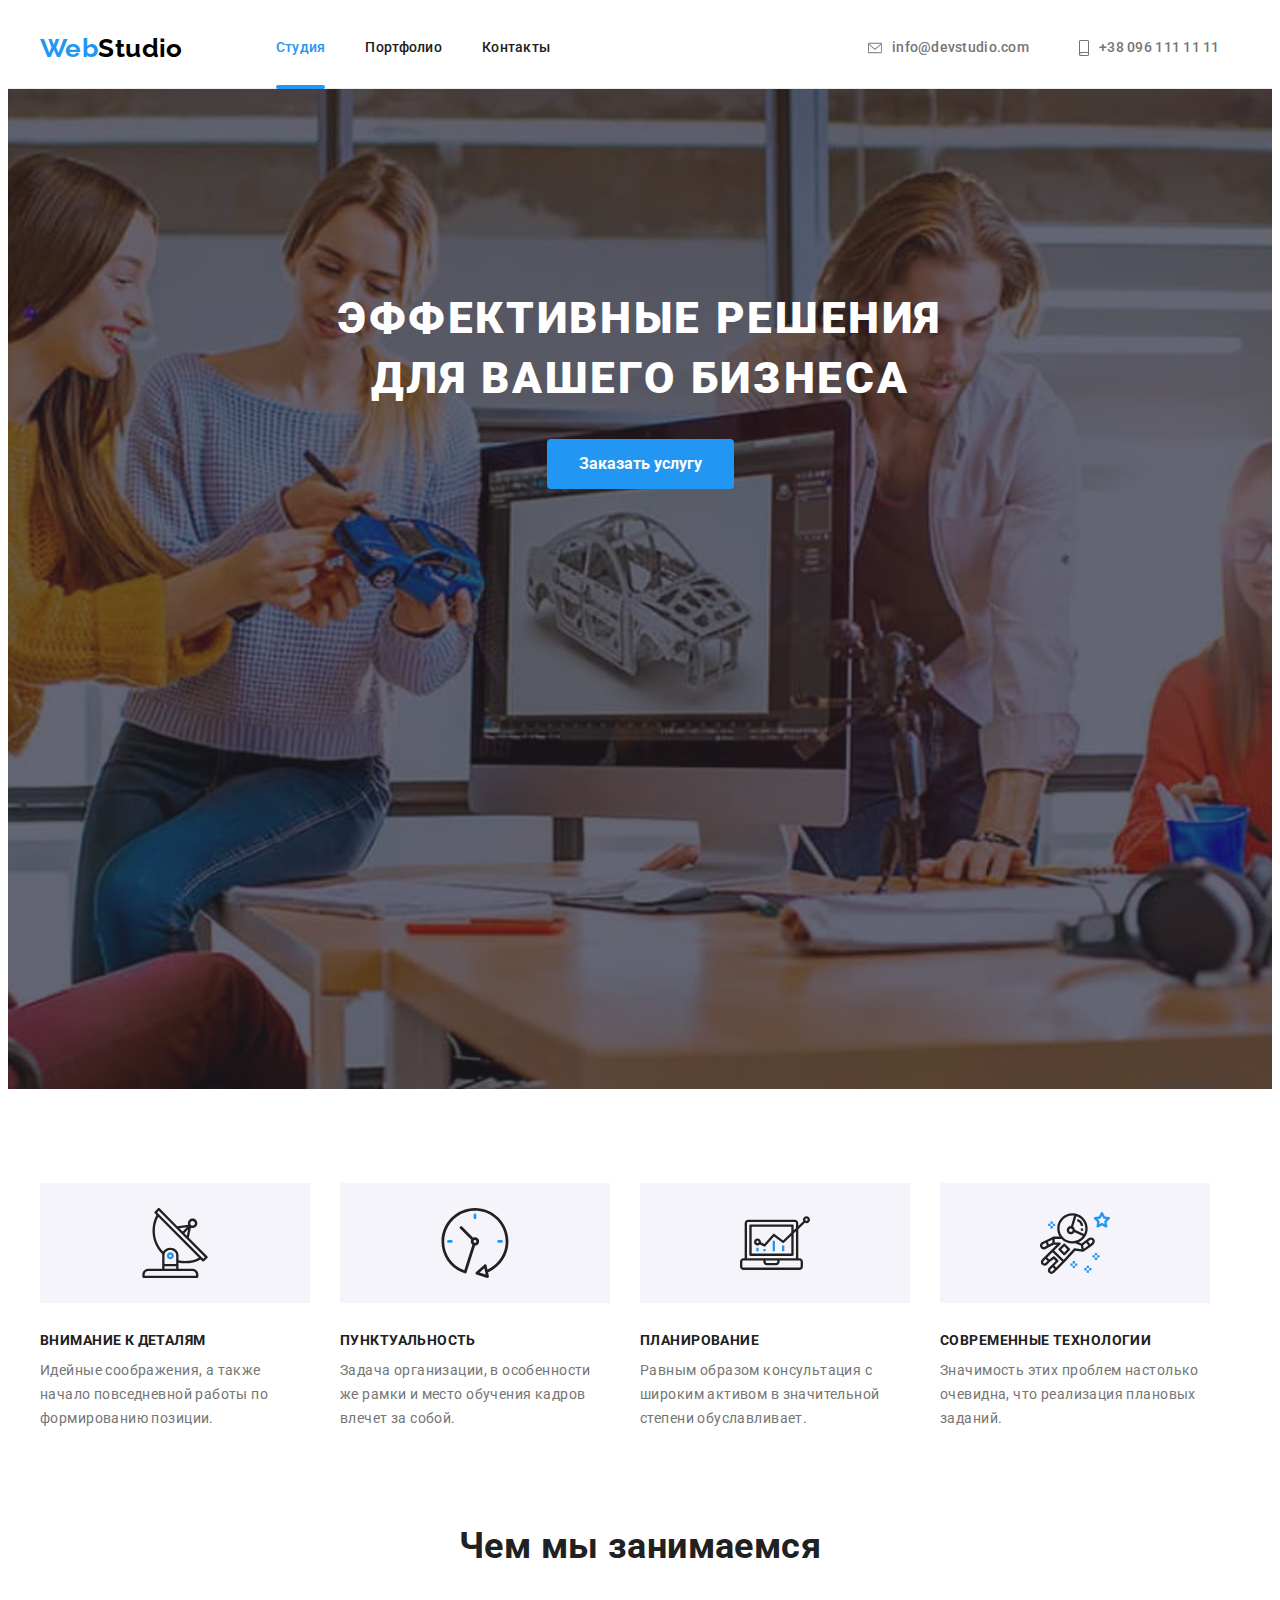
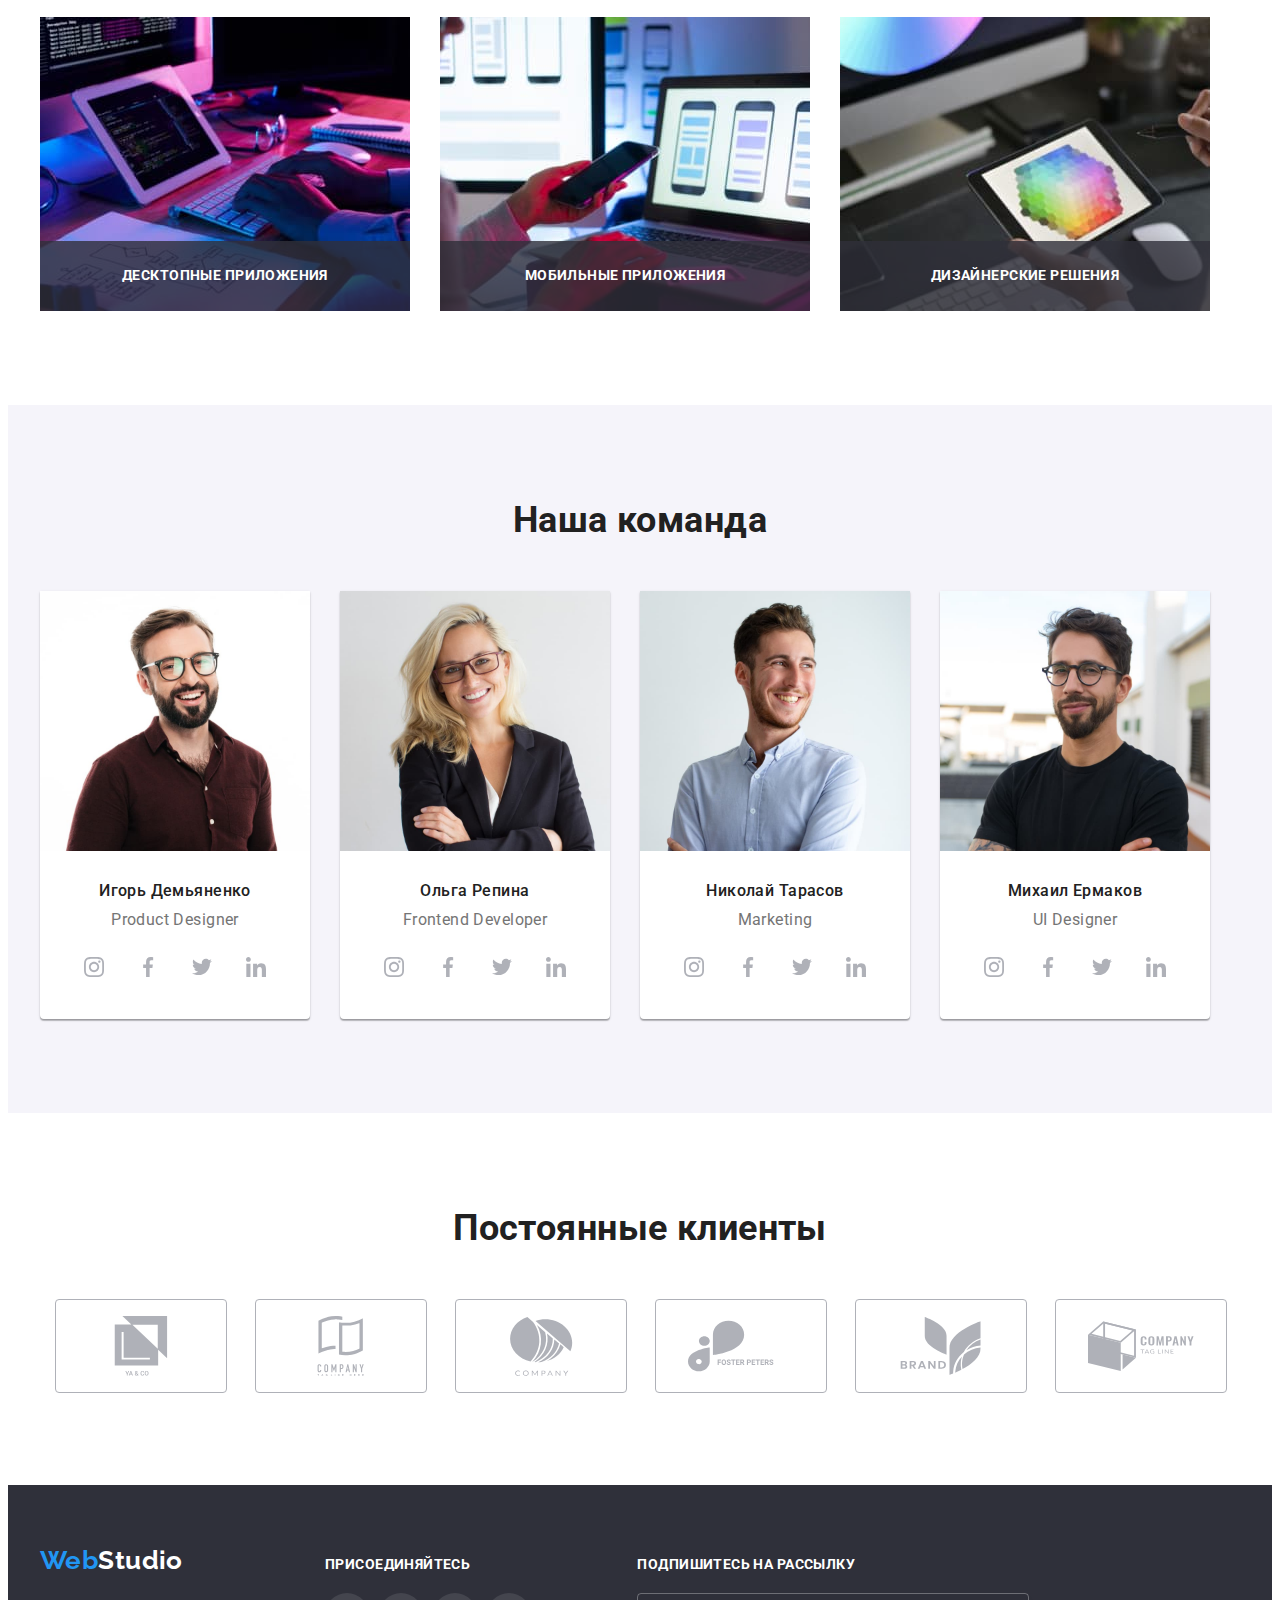
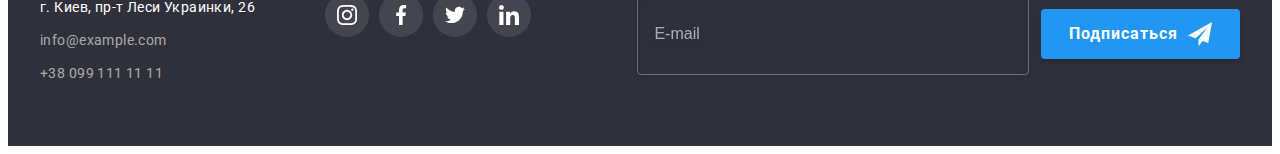
<file: index.html>
<!DOCTYPE html>
<html lang="ru">
<head>
    <meta charset="UTF-8">
    <meta http-equiv="X-UA-Compatible" content="IE=edge">
    <meta name="viewport" content="width=device-width, initial-scale=1.0">
    <title>Студия</title>
<link rel="preconnect" href="https://fonts.googleapis.com">
<link rel="preconnect" href="https://fonts.gstatic.com" crossorigin>
<link href="https://fonts.googleapis.com/css2?family=Raleway:wght@700&family=Roboto:wght@400;500;700;900&display=swap"
    rel="stylesheet">
    <link rel="stylesheet" href="https://cdnjs.cloudflare.com/ajax/libs/modern-normalize/1.1.0/modern-normalize.min.css"
        integrity="sha512-wpPYUAdjBVSE4KJnH1VR1HeZfpl1ub8YT/NKx4PuQ5NmX2tKuGu6U/JRp5y+Y8XG2tV+wKQpNHVUX03MfMFn9Q=="
        crossorigin="anonymous" referrerpolicy="no-referrer" />
    <link rel="stylesheet" href="./css/main.min.css"> 
</head>

<body>
    <header class="header">
        <div class="container header-container">
            <nav class="site-nav">
                <a href="./index.html" class="logo link" lang="en">
                    <span class="logo--accentuated">Web</span>Studio</a>
                <ul class="site-nav__list list">
                    <li class="site-nav__item"><a href="" class="site-nav__link link courrent">Студия</a></li>
                    <li class="site-nav__item"><a href="./portfolio.html" class="site-nav__link link">Портфолио</a></li>
                    <li class="site-nav__item"><a href="" class="site-nav__link link">Контакты</a></li>
                </ul>
            </nav>
            <ul class="contact__list list">
                <li class="contact__item">
                    <a href="mailto:info@devstudio.com" class="contact__link link">
                        <svg class="contact__icon" width="16px" height="12px">
                            <use href="./images/icons.svg#envelope"></use>
                        </svg>info@devstudio.com</a>
                </li>
                <li class="contact__item">
                    <a href="tel:+380961111111" class="contact__link link">
                        <svg class="contact__icon" width="10px" height="16px">
                            <use href="./images/icons.svg#smartphone"></use>
                        </svg>+38 096 111 11 11</a>
                </li>
            </ul>
        </div>
    </header>

    <main>
        <!--Hero-->
<section class="hero">
    <div class="container">
    <h1 class="hero__title">Эффективные решения для вашего бизнеса</h1>
    <button type="button" class="btn hero__btn" data-modal-open>Заказать услугу</button>
    </div>
</section>
<!--Особенности-->
<section class="feutures section">
    <div class="container">
        <h2 class=" feutures__title visually-hidden">Особенности нашей студии</h2>
        <ul class="feutures__list list">
            <li class="feutures__item">
                <div class="feutures__thumb">
                <svg class="feutures__icon" width="70px" height="70px">
                    <use href="./images/icons.svg#antenna"></use>
                </svg>
                </div>
                <h3 class="heading feutures__heading">Внимание к деталям</h3>
                <p class="feutures__text">Идейные соображения, а также начало повседневной работы по формированию позиции.</p>
            </li>
            <li class="feutures__item">
                <div class="feutures__thumb">
                    <svg class="feutures__icon" width="70px" height="70px">
                        <use href="./images/icons.svg#clock"></use>
                    </svg>
                    </div>
                <h3 class="heading feutures__heading">Пунктуальность</h3>
                <p class="feutures__text">Задача организации, в особенности же рамки и место обучения кадров влечет за собой.</p>
            </li>
            <li class="feutures__item">
                <div class="feutures__thumb">
                    <svg class="feutures__icon" width="70px" height="70px">
                        <use href="./images/icons.svg#diagram"></use>
                    </svg>
                    </div>
                <h3 class="heading feutures__heading">Планирование</h3>
                <p class="feutures__text">Равным образом консультация с широким активом в значительной степени обуславливает.</p>
            </li>
            <li class="feutures__item">
                <div class="feutures__thumb">
                <svg class="feutures__icon" width="70px" height="70px">
                    <use href="./images/icons.svg#astronaut"></use>
                </svg>
                </div>
                <h3 class="heading feutures__heading">Современные технологии</h3>
                <p class="feutures__text">Значимость этих проблем настолько очевидна, что реализация плановых заданий.</p>
            </li>
        </ul>
    </div>
</section>
<!--Чем мы занимаемся-->
<section class="about section section--without-indents">
    <div class="container">
    <h2 class="about__title title">Чем мы занимаемся</h2>
    <ul class="pic-list list">
        <li class="pic-list__item">
            <div class="pic-list__thumb">
            <img src="./images/img-box1.jpg" alt="разработка" width="370" height="294">
            <h3 class="pic-list__heading">Десктопные приложения</h3>
            </div>
        </li>
        <li class="pic-list__item">
            <div class="pic-list__thumb">
            <img src="./images/img-box2.jpg" alt="разработка приложений" width="370" height="294">
            <h3 class="pic-list__heading">Мобильные приложения</h3>
            </div>
        </li>
        <li class="pic-list__item">
            <div class="pic-list__thumb">
            <img src="./images/img-box3.jpg" alt="дизайн" width="370" height="294">
            <h3 class="pic-list__heading">Дизайнерские решения</h3>
            </div>
        </li>
    </ul>
    </div>
</section>
<!--Наша команда-->
<section class="team section">
    <div class="container team">
<h2 class="team__title title">Наша команда</h2>
<ul class="card-list list">
    <li class="card-list__item">
        <img src="./images/img-1.jpg" alt="Игорь Демьяненко" width="270" height="260">
        <div class="card-list__wrap">
        <h3 class="card-list__title">Игорь Демьяненко</h3>
        <p lang="en" class="card-list__text">Product Designer</p>
        <ul class="card-list__soc-list list socials">
            <li class="socials__item">
                <a href="" class="socials__link link">
                    <svg class="socials__icon" width="20" height="20">
                        <use href="./images/icons.svg#instagram"></use>
                    </svg>
                </a>
            </li>
            <li class="socials__item">
                <a href="" class="socials__link link">
                    <svg class="socials__icon" width="20" height="20">
                        <use href="./images/icons.svg#facebook"></use>
                    </svg>
                </a>
            </li>
            <li class="socials__item">
                <a href="" class="socials__link link">
                    <svg class="socials__icon" width="20" height="20">
                        <use href="./images/icons.svg#twitter"></use>
                    </svg>
                </a>
            </li>
            <li class="socials__item">
                <a href="" class="socials__link link">
                    <svg class="socials__icon" width="20" height="20">
                        <use href="./images/icons.svg#linkedin"></use>
                    </svg>
                </a>
            </li>
        </ul>
        </div>
    </li>
    <li class="card-list__item">
        <img src="./images/img-2.jpg" alt="Ольга Репина" width="270" height="260">
        <div class="card-list__wrap">
        <h3 class="card-list__title">Ольга Репина</h3>
        <p lang="en" class="card-list__text">Frontend Developer</p>
        <ul class="card-list__soc-list list socials">
            <li class="socials__item">
                <a href="" class="socials__link link">
                    <svg class="socials__icon" width="20" height="20">
                        <use href="./images/icons.svg#instagram"></use>
                    </svg>
                </a>
            </li>
            <li class="socials__item">
                <a href="" class="socials__link link">
                    <svg class="socials__icon" width="20" height="20">
                        <use href="./images/icons.svg#facebook"></use>
                    </svg>
                </a>
            </li>
            <li class="socials__item">
                <a href="" class="socials__link link">
                    <svg class="socials__icon" width="20" height="20">
                        <use href="./images/icons.svg#twitter"></use>
                    </svg>
                </a>
            </li>
            <li class="socials__item">
                <a href="" class="socials__link link">
                    <svg class="socials__icon" width="20" height="20">
                        <use href="./images/icons.svg#linkedin"></use>
                    </svg>
                </a>
            </li>
        </ul>
        </div>
    </li>
    <li class="card-list__item">
        <img src="./images/img-3.jpg" alt="Николай Тарасов" width="270" height="260">
        <div class="card-list__wrap">
        <h3 class="card-list__title">Николай Тарасов</h3>
        <p lang="en" class="card-list__text">Marketing</p>
        <ul class="card-list__soc-list list socials">
            <li class="socials__item">
                <a href="" class="socials__link link">
                    <svg class="socials__icon" width="20" height="20">
                        <use href="./images/icons.svg#instagram"></use>
                    </svg>
                </a>
            </li>
            <li class="socials__item">
                <a href="" class="socials__link link">
                    <svg class="socials__icon" width="20" height="20">
                        <use href="./images/icons.svg#facebook"></use>
                    </svg>
                </a>
            </li>
            <li class="socials__item">
                <a href="" class="socials__link link">
                    <svg class="socials__icon" width="20" height="20">
                        <use href="./images/icons.svg#twitter"></use>
                    </svg>
                </a>
            </li>
            <li class="socials__item">
                <a href="" class="socials__link link">
                    <svg class="socials__icon" width="20" height="20">
                        <use href="./images/icons.svg#linkedin"></use>
                    </svg>
                </a>
            </li>
        </ul>
        </div>
    </li>
    <li class="card-list__item">
        <img src="./images/img-4.jpg" alt="Михаил Ермаков" width="270" height="260">
        <div class="card-list__wrap">
        <h3 class="card-list__title">Михаил Ермаков</h3>
        <p lang="en" class="card-list__text">UI Designer</p>
        <ul class="card-list__soc-list list socials">
            <li class="socials__item">
                <a href="" class="socials__link link">
                    <svg class="socials__icon" width="20" height="20">
                        <use href="./images/icons.svg#instagram"></use>
                    </svg>
                </a>
            </li>
            <li class="socials__item">
                <a href="" class="socials__link link">
                    <svg class="socials__icon" width="20" height="20">
                        <use href="./images/icons.svg#facebook"></use>
                    </svg>
                </a>
            </li>
            <li class="socials__item">
                <a href="" class="socials__link link">
                    <svg class="socials__icon" width="20" height="20">
                        <use href="./images/icons.svg#twitter"></use>
                    </svg>
                </a>
            </li>
            <li class="socials__item">
                <a href="" class="socials__link link">
                    <svg class="socials__icon" width="20" height="20">
                        <use href="./images/icons.svg#linkedin"></use>
                    </svg>
                </a>
            </li>
        </ul>
        </div>
    </li>
</ul>
    </div>
    
</section>
<!-- Постоянные клиенты -->
<section class="clients section">
    <div class="container">
        <h2 class="clients__title title">Постоянные клиенты</h2>
        <ul class="clients-list list">
            <li class="clients-list__item">
                <a href="" class="clients-list__link link">
                    <svg class="clients-list__icon" width="106px" height="60px">
                            <use href="./images/icons.svg#client-1"></use>
                        </svg>
                </a>
            </li>
            <li class="clients-list__item">
                <a href="" class="clients-list__link link">
                    <svg class="clients-list__icon" width="106px" height="60px">
                            <use href="./images/icons.svg#client-2"></use>
                        </svg>
                </a>
            </li>
            <li class="clients-list__item">
                <a href="" class="clients-list__link link">
                    <svg class="clients-list__icon" width="106px" height="60px">
                            <use href="./images/icons.svg#client-3"></use>
                        </svg>
                </a>
            </li>
            <li class="clients-list__item">
                <a href="" class="clients-list__link link">
                    <svg class="clients-list__icon" width="106px" height="60px">
                            <use href="./images/icons.svg#client-4"></use>
                        </svg>
                </a>
            </li>
            <li class="clients-list__item">
                <a href="" class="clients-list__link link">
                    <svg class="clients-list__icon" width="106px" height="60px">
                            <use href="./images/icons.svg#client-5"></use>
                        </svg>
                </a>
            </li>
            <li class="clients-list__item">
                <a href="" class="clients-list__link link">
                    <svg class="clients-list__icon" width="106px" height="60px">
                            <use href="./images/icons.svg#client-6"></use>
                        </svg>
                </a>
            </li>
        </ul>
    </div>
</section>
    </main>

    <!--Footer-->
    <footer class="footer">
        <div class="container">
            <div class="footer__contacts">
            <a href="./index.html" class="logo footer__logo link" lang="en">
                <span class="logo--accentuated">Web</span>Studio</a>
            <address>
                <ul class="address-list list">
                    <li>
                        <a href="https://goo.gl/maps/RuPEeq3Qw8QJzoiD7" target="_blank" rel="noopener nofollow noreferrer"
                            class="address-list__location link">
                            г. Киев, пр-т Леси Украинки, 26
                        </a>
                    </li>
                    <li>
                        <a href="mailto:info@example.com" class="address-list__mail link">info@example.com</a>
                    </li>
                    <li>
                        <a href="tel:+380991111111" class="address-list__tel link">+38 099 111 11 11</a>
                    </li>
                </ul>
            </address>
            </div>
            <div class="footer__socials subscribe">
                <h2 class="subscribe__title">присоединяйтесь</h2>
                <ul class="subscribe__list list">
                    <li class="subscribe__item">
                        <a href="" class="subscribe__link link">
                            <svg class="subscribe__icon" width="20" height="20">
                                <use href="./images/icons.svg#instagram"></use>
                            </svg>
                        </a>
                    </li>
                    <li class="subscribe__item">
                        <a href="" class="subscribe__link link">
                            <svg class="subscribe__icon" width="20" height="20">
                                <use href="./images/icons.svg#facebook"></use>
                            </svg>
                        </a>
                    </li>
                    <li class="subscribe__item">
                        <a href="" class="subscribe__link link">
                            <svg class="subscribe__icon" width="20" height="20">
                                <use href="./images/icons.svg#twitter"></use>
                            </svg>
                        </a>
                    </li>
                    <li class="subscribe__item">
                        <a href="" class="subscribe__link link">
                            <svg class="subscribe__icon" width="20" height="20">
                                <use href="./images/icons.svg#linkedin"></use>
                            </svg>
                        </a>
                    </li>
                </ul>
            </div>
            
            <div class="join-box">
            <p class="join-box__text">Подпишитесь на рассылку</p>
            <form class="join-box__form">
                <label>
                    <input class="join-box__input" type="email" name="mail" placeholder="E-mail">
                </label>
                
                <button type="submit" class="btn join-box__btn">Подписаться
                    <svg class="join-box__icon" width="24" height="24">
                        <use href="./images/icons.svg#telegram-input"></use>
                    </svg>
                </button>
            </form>
            </div>
        </div>
    </footer>

<!-- backdrop -->
<div class="backdrop is-hidden" data-modal>
    <div class="modal">
        <button type="button" class="modal__close-btn" data-modal-close>
            <svg class="modal__close-icon" width="18" height="18">
                <use href="./images/icons.svg#closeblack"></use>
            </svg>
        </button>

        <b class="modal__top-text">Оставьте свои данные, мы вам перезвоним</b>
        <form class="modal__form" autocomplete="off">
            <label class="modal__form-lable">Имя
                <span class="modal__input-wrap">
                    <input class="modal__input" type="text" name="user_name" title="Иван Самойлов" required>
                    <svg class="modal__icon" width="18" height="18">
                        <use href="./images/icons.svg#person-icon"></use>
                    </svg>
                </span>
            </label>

            <label class="modal__form-lable">Телефон
                <span class="modal__input-wrap">
                    <input class="modal__input" type="tel" name="user_tel" title="+380 (99) 999-99-99" required>
                    <svg class="modal__icon" width="18" height="18">
                        <use href="./images/icons.svg#phone-icon"></use>
                    </svg>
                </span>
            </label>

            <label class="modal__form-lable">Почта
                <span class="modal__input-wrap">
                    <input class="modal__input" type="email" name="user_mail" title="user_mail@gmail.com" required>
                    <svg class="modal__icon" width="18" height="18">
                        <use href="./images/icons.svg#email-icon"></use>
                    </svg>
                </span>
            </label>

            <label class="modal__form-lable">Комментарий
            <textarea class="modal__textarea" name="user_comment" placeholder="Введите текст"></textarea>
            </label>


            <div class="modal__form-field">
            <input type="checkbox" name="privacy" class="modal__chek visually-hidden" value="true" id="checkbox">
            <label for="checkbox" class="modal__contract-text">Соглашаюсь с рассылкой и принимаю</label>
            <a href="" class="modal__contract-link link">Условия договора</a>
            </div>

            <button type="submit" class="btn modal__send-btn">Отправить</button>
        </form>
    </div>
</div>

<script src="./js/modal.js"></script>

</body>
</html>
</file>
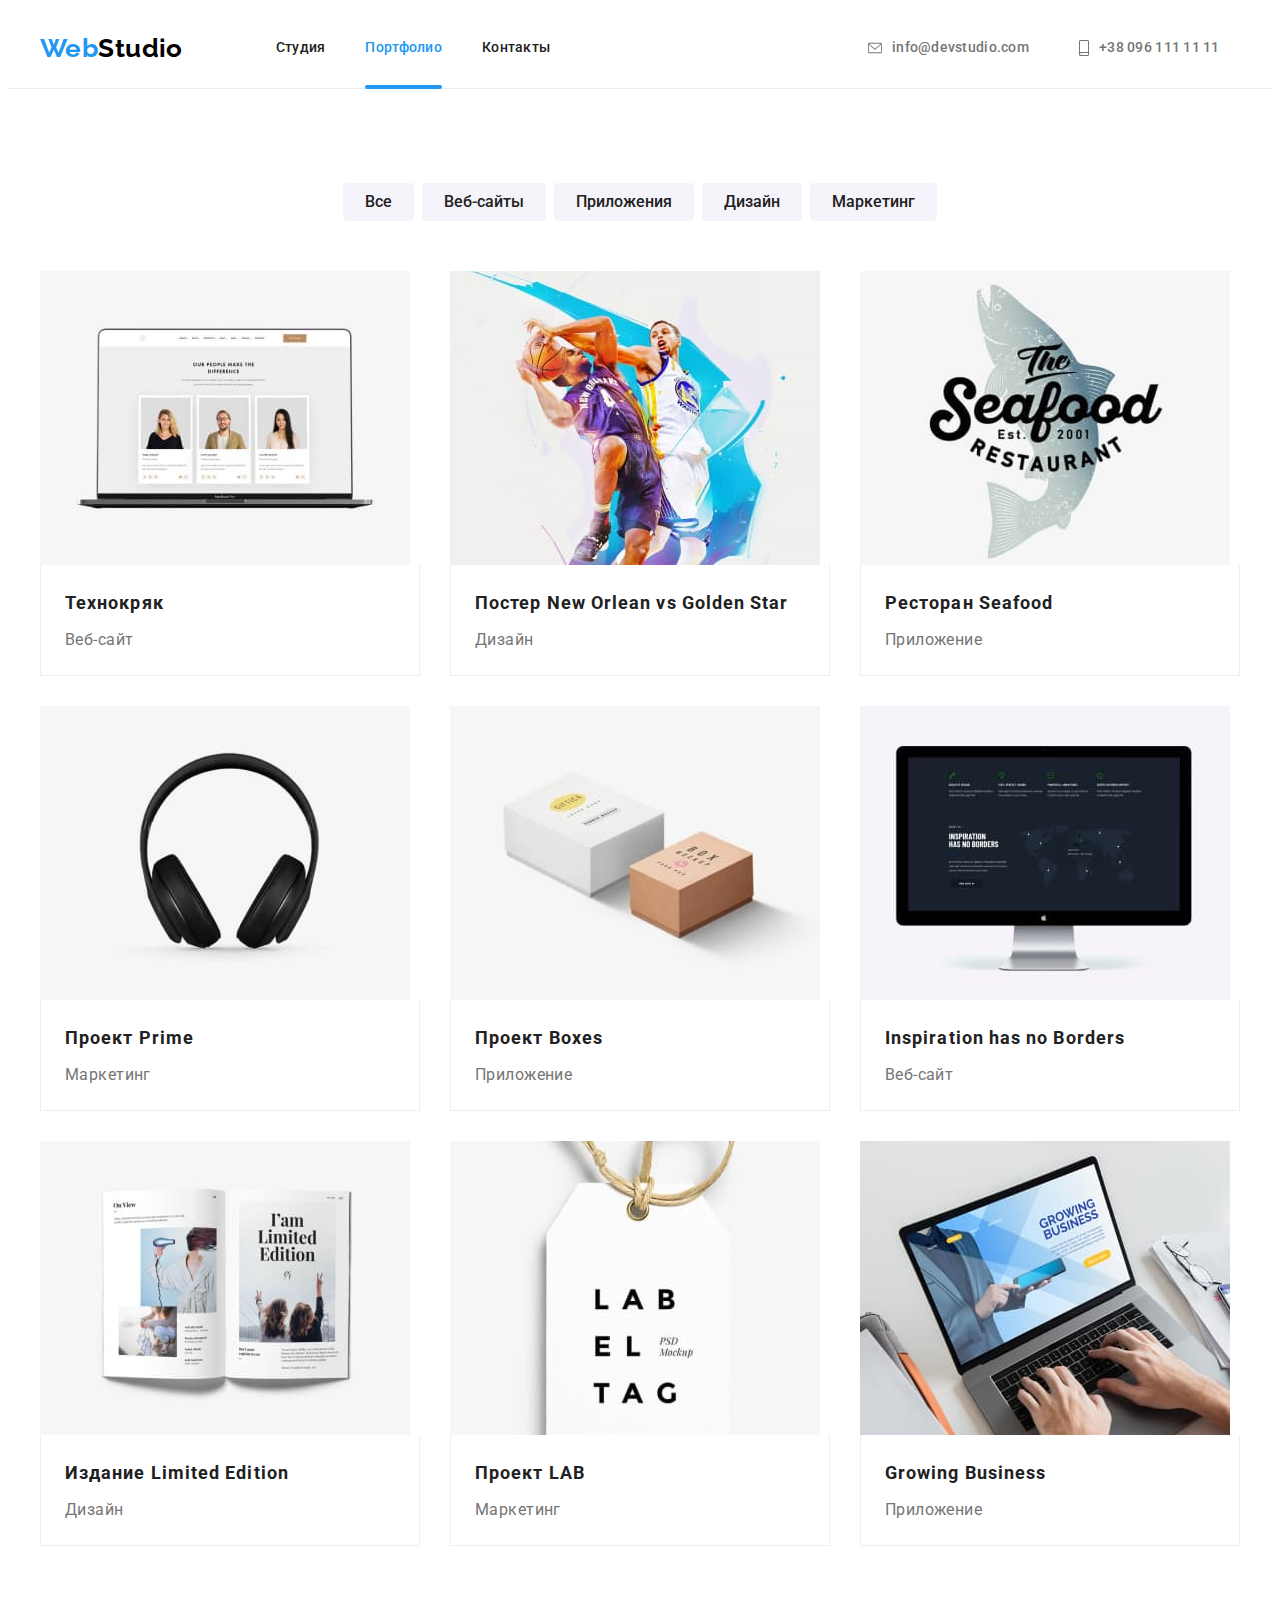
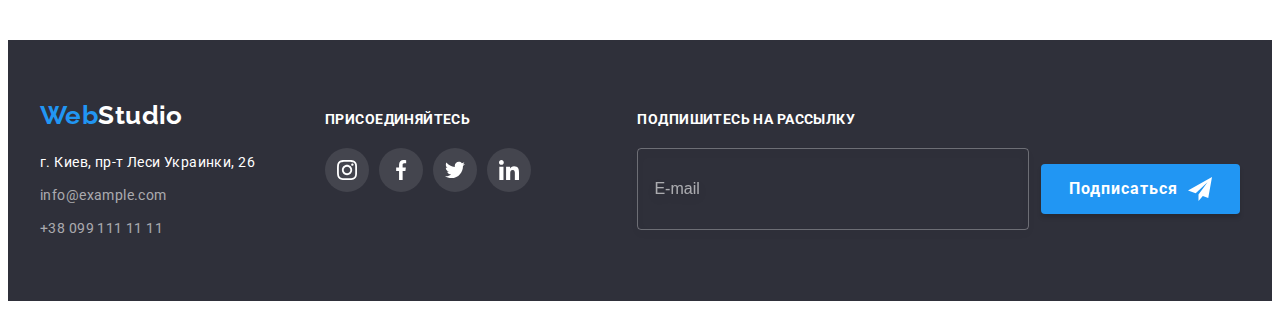
<file: portfolio.html>
<!DOCTYPE html>
<html lang="ru">
<head>
    <meta charset="UTF-8">
    <meta http-equiv="X-UA-Compatible" content="IE=edge">
    <meta name="viewport" content="width=device-width, initial-scale=1.0">
    <title>Портфолио</title>
    <link rel="preconnect" href="https://fonts.googleapis.com">
    <link rel="preconnect" href="https://fonts.gstatic.com" crossorigin>
    <link href="https://fonts.googleapis.com/css2?family=Raleway:wght@700&family=Roboto:wght@400;500;700;900&display=swap"
        rel="stylesheet">
    <link rel="stylesheet" href="https://cdnjs.cloudflare.com/ajax/libs/modern-normalize/1.1.0/modern-normalize.min.css"
        integrity="sha512-wpPYUAdjBVSE4KJnH1VR1HeZfpl1ub8YT/NKx4PuQ5NmX2tKuGu6U/JRp5y+Y8XG2tV+wKQpNHVUX03MfMFn9Q=="
        crossorigin="anonymous" referrerpolicy="no-referrer" />
    <link rel="stylesheet" href="./css/main.min.css">
</head>
<body>
    <header class="header">
        <div class="container header-container">
            <nav class="site-nav">
                <a href="./index.html" class="logo link" lang="en">
                    <span class="logo--accentuated">Web</span>Studio</a>
                <ul class="site-nav__list list">
                    <li class="site-nav__item"><a href="./index.html" class="site-nav__link link">Студия</a></li>
                    <li class="site-nav__item"><a href="" class="site-nav__link link courrent">Портфолио</a></li>
                    <li class="site-nav__item"><a href="" class="site-nav__link link">Контакты</a></li>
                </ul>
            </nav>
            <ul class="contact__list list">
                <li class="contact__item">
                    <a href="mailto:info@devstudio.com" class="contact__link link">
                        <svg class="contact__icon" width="16px" height="12px">
                            <use href="./images/icons.svg#envelope"></use>
                        </svg>info@devstudio.com</a>
                </li>
                <li class="contact__item">
                    <a href="tel:+380961111111" class="contact__link link">
                        <svg class="contact__icon" width="10px" height="16px">
                            <use href="./images/icons.svg#smartphone"></use>
                        </svg>+38 096 111 11 11</a>
                </li>
            </ul>
        </div>
    </header>

    <main>
<section class="portfolio section">
    <div class="container">
    <h1 class="portfolio__titel visually-hidden">Портфолио</h1>
    <ul class="filter-list list">
        <li class="filter-list__item"> <button type="button" class="btn filter-list__btn">Все</button></li>
        <li class="filter-list__item"> <button type="button" class="btn filter-list__btn">Веб-сайты</button></li>
        <li class="filter-list__item"> <button type="button" class="btn filter-list__btn">Приложения</button></li>
        <li class="filter-list__item"> <button type="button" class="btn filter-list__btn">Дизайн</button></li>
        <li class="filter-list__item"> <button type="button" class="btn filter-list__btn">Маркетинг</button></li>
    </ul>

    <ul class="projects-list list">
        <li class="projects-list__item"> 
            <a href="" class="projects-list__link link"> 
            <div class="projects-list__thumb">
            <img src="./images/img-portfol-1.jpg" alt="Технокряк" width="370" height="294">
            <p class="projects-list__text">Ресурс предлагает комплексные предложения с разным уровнем функционала и сервисов. Все это позволит посетителю получить
            исчерпывающие сведения о компании или частном лице.</p>
            </div>
            <div class="projects-list__product-wrap">
            <h2 class="projects-list__product-title">Технокряк</h2> 
            <p class="projects-list__product-text">Веб-сайт</p>
            </div>
        </a>
    </li>
        <li class="projects-list__item"> 
            <a href="" class="projects-list__link link"> 
            <div class="projects-list__thumb">
            <img src="./images/img-portfol-2.jpg" alt="Постер New Orlean vs Golden Star" width="370" height="294">
            <p class="projects-list__text">Ресурс предлагает комплексные предложения с разным уровнем функционала и сервисов. Все это позволит посетителю получить
            исчерпывающие сведения о компании или частном лице.</p>
            </div>
            <div class="projects-list__product-wrap"> 
            <h2 class="projects-list__product-title">Постер<span lang="en"> New Orlean vs Golden Star</span></h2> 
            <p class="projects-list__product-text">Дизайн</p>
            </div>
        </a>
    </li>
        <li class="projects-list__item"> 
            <a href="" class="projects-list__link link">
            <div class="projects-list__thumb">
            <img src="./images/img-portfol-3.jpg" alt="Ресторан Seafood" width="370" height="294">
            <p class="projects-list__text">Ресурс предлагает комплексные предложения с разным уровнем функционала и сервисов. Все это позволит посетителю получить
            исчерпывающие сведения о компании или частном лице.</p>
            </div>
            <div class="projects-list__product-wrap"> 
            <h2 class="projects-list__product-title">Ресторан<span lang="en"> Seafood</span></h2> 
            <p class="projects-list__product-text">Приложение</p>
            </div>
        </a>
    </li>
        <li class="projects-list__item"> 
            <a href="" class="projects-list__link link">
            <div class="projects-list__thumb">
            <img src="./images/img-portfol-4.jpg" alt="Проект Prime" width="370" height="294">
            <p class="projects-list__text">Ресурс предлагает комплексные предложения с разным уровнем функционала и сервисов. Все это позволит посетителю получить
            исчерпывающие сведения о компании или частном лице.</p>
            </div>
            <div class="projects-list__product-wrap"> 
            <h2 class="projects-list__product-title">Проект<span lang="en"> Prime</span></h2> 
            <p class="projects-list__product-text">Маркетинг</p>
            </div>
        </a>
    </li>
        <li class="projects-list__item"> 
            <a href="" class="projects-list__link link">
            <div class="projects-list__thumb">
            <img src="./images/img-portfol-5.jpg" alt="Проект Boxes" width="370" height="294">
            <p class="projects-list__text">Ресурс предлагает комплексные предложения с разным уровнем функционала и сервисов. Все это позволит посетителю получить
            исчерпывающие сведения о компании или частном лице.</p>
            </div>
            <div class="projects-list__product-wrap"> 
            <h2 class="projects-list__product-title">Проект<span lang="en"> Boxes</span></h2> 
            <p class="projects-list__product-text">Приложение</p>
            </div>
        </a>
    </li>
        <li class="projects-list__item"> 
            <a href="" class="projects-list__link link">
            <div class="projects-list__thumb">
            <img src="./images/img-portfol-6.jpg" alt="Inspiration has no Borders" width="370" height="294">
            <p class="projects-list__text">Ресурс предлагает комплексные предложения с разным уровнем функционала и сервисов. Все это позволит посетителю получить
            исчерпывающие сведения о компании или частном лице.</p>
            </div>
            <div class="projects-list__product-wrap"> 
            <h2 lang="en" class="projects-list__product-title">Inspiration has no Borders</h2> 
            <p class="projects-list__product-text">Веб-сайт</p>
            </div>
        </a>
    </li>
        <li class="projects-list__item"> 
            <a href="" class="projects-list__link link">
            <div class="projects-list__thumb">
            <img src="./images/img-portfol-7.jpg" alt="Издание Limited Edition" width="370" height="294">
            <p class="projects-list__text">Ресурс предлагает комплексные предложения с разным уровнем функционала и сервисов. Все это позволит посетителю получить
            исчерпывающие сведения о компании или частном лице.</p>
            </div>
            <div class="projects-list__product-wrap"> 
            <h2 class="projects-list__product-title">Издание<span lang="en"> Limited Edition</span></h2> 
            <p class="projects-list__product-text">Дизайн</p>
            </div>
        </a>
    </li>
        <li class="projects-list__item"> 
            <a href="" class="projects-list__link link">
            <div class="projects-list__thumb">
            <img src="./images/img-portfol-8.jpg" alt="Проект LAB" width="370" height="294">
            <p class="projects-list__text">Ресурс предлагает комплексные предложения с разным уровнем функционала и сервисов. Все это позволит посетителю получить
            исчерпывающие сведения о компании или частном лице.</p>
            </div>
            <div class="projects-list__product-wrap"> 
            <h2 class="projects-list__product-title">Проект<span lang="en"> LAB</span></h2> 
            <p class="projects-list__product-text">Маркетинг</p>
            </div>
        </a>
    </li>
        <li class="projects-list__item"> 
            <a href="" class="projects-list__link link">
            <div class="projects-list__thumb">
            <img src="./images/img-portfol-9.jpg" alt="Growing Business" width="370" height="294">
            <p class="projects-list__text">Ресурс предлагает комплексные предложения с разным уровнем функционала и сервисов. Все это позволит посетителю получить
            исчерпывающие сведения о компании или частном лице.</p>
            </div>
            <div class="projects-list__product-wrap"> 
            <h2 lang="en" class="projects-list__product-title">Growing Business</h2> 
            <p class="projects-list__product-text">Приложение</p>
            </div>
        </a>
    </li>
    </ul>
    </div>
</section>
    </main>

    <!--Footer-->
    <footer class="footer">
        <div class="container">
            <div class="footer__contacts">
                <a href="./index.html" class="logo footer__logo link" lang="en">
                    <span class="logo--accentuated">Web</span>Studio</a>
                <address>
                    <ul class="address-list list">
                        <li>
                            <a href="https://goo.gl/maps/RuPEeq3Qw8QJzoiD7" target="_blank"
                                rel="noopener nofollow noreferrer" class="address-list__location link">
                                г. Киев, пр-т Леси Украинки, 26
                            </a>
                        </li>
                        <li>
                            <a href="mailto:info@example.com" class="address-list__mail link">info@example.com</a>
                        </li>
                        <li>
                            <a href="tel:+380991111111" class="address-list__tel link">+38 099 111 11 11</a>
                        </li>
                    </ul>
                </address>
            </div>
            <div class="footer__socials subscribe">
                <h2 class="subscribe__title">присоединяйтесь</h2>
                <ul class="subscribe__list list">
                    <li class="subscribe__item">
                        <a href="" class="subscribe__link link">
                            <svg class="subscribe__icon" width="20" height="20">
                                <use href="./images/icons.svg#instagram"></use>
                            </svg>
                        </a>
                    </li>
                    <li class="subscribe__item">
                        <a href="" class="subscribe__link link">
                            <svg class="subscribe__icon" width="20" height="20">
                                <use href="./images/icons.svg#facebook"></use>
                            </svg>
                        </a>
                    </li>
                    <li class="subscribe__item">
                        <a href="" class="subscribe__link link">
                            <svg class="subscribe__icon" width="20" height="20">
                                <use href="./images/icons.svg#twitter"></use>
                            </svg>
                        </a>
                    </li>
                    <li class="subscribe__item">
                        <a href="" class="subscribe__link link">
                            <svg class="subscribe__icon" width="20" height="20">
                                <use href="./images/icons.svg#linkedin"></use>
                            </svg>
                        </a>
                    </li>
                </ul>
            </div>
    
            <div class="join-box">
                <p class="join-box__text">Подпишитесь на рассылку</p>
                <form class="join-box__form">
                    <label>
                        <input class="join-box__input" type="email" name="mail" placeholder="E-mail">
                    </label>
    
                    <button type="submit" class="btn join-box__btn">Подписаться
                        <svg class="join-box__icon" width="24" height="24">
                            <use href="./images/icons.svg#telegram-input"></use>
                        </svg>
                    </button>
                </form>
            </div>
        </div>
    </footer>

</body>

</html>
</file>
<file: css/main.min.css>
:root{--primary-text-color: #757575;--primary-white-color: #ffffff;--primary-black-color: #000000;--header-line-color: #ECECEC;--border-color: #EEEEEE;--title-text-color: #212121;--accent-color: #2196F3;--secondary-accent-color: #188CE8;--secondary-bg-color: #F5F4FA;--icon-color: #AFB1B8;--footer-bg-color: #2F303A;--footer-contact-color: rgba(255, 255, 255, 0.6);--backdrop-bg-color: rgba(0, 0, 0, 0.2);--primary-cubic: cubic-bezier(0.4, 0, 0.2, 1)}h1,h2,h3,h4,h5,h6,p{margin:0;padding:0}body{background-color:var(--primary-white-color);color:var(--primary-text-color);font-family:Roboto,sans-serif;font-size:14px;line-height:1.71;letter-spacing:.03em}.list{padding:0;margin:0;list-style:none}.link{display:block;text-decoration:none;font-style:normal}img{display:block;max-width:100%;height:auto}.visually-hidden{position:absolute;width:1px;height:1px;margin:-1px;border:0;padding:0;white-space:nowrap;clip-path:inset(100%);clip:rect(0 0 0 0);overflow:hidden}.join-box__btn,.subscribe__link,.clients-list__link,.pic-list__heading,.feutures__thumb,.contact__link,.site-nav,.header-container,.modal__send-btn,.modal__contract-text,.modal__form-field,.modal__close-btn,.socials__link{display:flex;align-items:center}.join-box__form,.footer .container{display:flex;align-items:baseline}.container{margin:0 auto;padding-left:15px;padding-right:15px;width:1200px}.btn{border:none;border-radius:4px;padding:6px 22px;color:var(--title-text-color);background-color:var(--secondary-bg-color);font-family:inherit;cursor:pointer}.btn:hover,.btn:focus{color:var(--primary-white-color);background-color:var(--accent-color)}.socials{display:flex;justify-content:center}.socials__item{margin-left:10px;width:44px;height:44px}.socials__item:first-child{margin-left:0}.socials__link{justify-content:center;width:100%;height:100%;border-radius:50%;transition:background-color 250ms var(--primary-cubic),color 250ms var(--primary-cubic)}.socials__link:hover,.socials__link:hover{background-color:var(--accent-color)}.socials__icon{fill:var(--icon-color)}.socials__link:hover .socials__icon,.socials__link:focus .socials__icon{fill:var(--primary-white-color)}.backdrop{position:fixed;top:0;transition:opacity 250ms,visibility 250ms;width:100vw;height:100vh;background-color:var(--backdrop-bg-color)}.modal{position:absolute;top:50%;left:50%;transform:translate(-50%, -50%) scale(1);transition:transform 250ms;padding:40px 40px;width:528px;min-height:581px;background-color:var(--primary-white-color);box-shadow:0px 1px 3px rgba(0,0,0,.12),0px 1px 1px rgba(0,0,0,.14),0px 2px 1px rgba(0,0,0,.2);border-radius:4px}.backdrop.is-hidden .modal{transform:translate(-50%, -50%) scale(0)}.modal__close-btn{justify-content:center;position:absolute;top:8px;right:8px;width:30px;height:30px;background-color:var(--primary-white-color);border:1px solid rgba(0,0,0,.1);border-radius:50%;cursor:pointer}.modal__close-btn:hover,.modal__close-btn:focus{fill:var(--accent-color)}.modal__close-btn:active{box-shadow:inset 0px 3px 1px rgba(0,0,0,.1),0px 1px 2px rgba(0,0,0,.08),0px 2px 2px rgba(0,0,0,.12)}.is-hidden{visibility:hidden;opacity:0;pointer-events:none}.modal__top-text{margin-bottom:12px;font-size:20px;font-weight:700;line-height:1.15;letter-spacing:.03em;text-align:center;color:var(--title-text-color)}.modal__form-lable{display:flex;flex-direction:column;margin-bottom:10px;width:448px;letter-spacing:.01em}.modal__form-lable:nth-child(4){margin-bottom:30px}.modal__input{padding-top:11px;padding-right:12px;padding-bottom:11px;padding-left:42px;width:100%;height:40px;color:var(--title-text-color);border:1px solid rgba(33,33,33,.2);border-radius:4px;outline:none;transition:color 250ms var(--primary-cubic)}.modal__input:focus+.modal__icon{fill:var(--accent-color)}.modal__input-wrap{position:relative}.modal__icon{position:absolute;left:12px;top:50%;transform:translateY(-50%)}.modal__textarea{padding:12px 16px;width:100%;height:120px;color:var(--title-text-color);border:1px solid rgba(33,33,33,.2);border-radius:4px;resize:none;outline:none;transition:color 250ms var(--primary-cubic)}.modal__input:focus,.modal__textarea:focus{border-color:var(--accent-color)}.modal__textarea::placeholder{font-size:14px;font-weight:400;line-height:1.14;letter-spacing:.01em;color:rgba(117,117,117,.5)}.modal__form-field{justify-content:center;margin-bottom:30px}.modal__contract-text::before{content:"";margin-right:7px;width:16px;height:15px;border:2px solid var(--title-text-color);border-radius:2px;transition:color 250ms var(--primary-cubic)}.modal__chek:checked+.modal__contract-text::before{background-color:var(--accent-color);background-image:url(../images/icon-chek.svg);background-repeat:no-repeat;background-position:center;border:none}.modal__chek:focus+.modal__contract-text::before{border-color:var(--accent-color)}.modal__contract-link{display:inline-block;margin-left:4px;text-decoration-line:underline;color:var(--accent-color)}.modal__send-btn{margin:0 auto;border:none;border-radius:4px;padding:10px 55px;color:var(--primary-white-color);background-color:var(--accent-color);box-shadow:0px 4px 4px rgba(0,0,0,.15);transition:background-color 250ms var(--primary-cubic),color 250ms var(--primary-cubic);font-size:16px;font-weight:700;line-height:1.88;letter-spacing:.06}.modal__send-btn:hover,.modal__send-btn:focus{background-color:var(--secondary-accent-color)}.logo{color:var(--primary-black-color);font-family:Raleway,sans-serif;font-size:26px;font-weight:700;line-height:1.19;transition:color 250ms var(--primary-cubic)}.logo:hover,.logo:focus{color:var(--accent-color)}.logo--accentuated{color:var(--accent-color)}.footer__logo{margin-bottom:20px;color:var(--primary-white-color);transition:color 250ms var(--primary-cubic)}.footer__logo:hover,.footer__logo:focus{color:var(--accent-color)}.header{background-color:var(--primary-white-color);border-bottom:1px solid var(--header-line-color)}.site-nav__list{display:flex;margin-left:93px}.site-nav__item{margin-left:40px}.site-nav__item:first-child{margin-left:0}.site-nav__link{position:relative;transition:color 250ms var(--primary-cubic);display:block;padding-top:32px;padding-bottom:32px;color:var(--title-text-color);font-size:14px;font-weight:500;line-height:1.14;letter-spacing:.02em}.site-nav__link:hover,.site-nav__link:focus{color:var(--accent-color)}.courrent::after{content:"";position:absolute;left:0;bottom:-1px;width:100%;height:4px;border-radius:2px;background-color:var(--accent-color)}.contact__list{display:flex;margin-left:auto}.contact__item{margin-left:50px}.contact__item:first-child{margin-left:0}.contact__link{transition:color 250ms var(--primary-cubic);padding-top:32px;padding-bottom:32px;width:161px;color:var(--primary-text-color);font-size:14px;font-weight:500;line-height:1.14;letter-spacing:.02em}.contact__link:hover,.contact__link:focus{color:var(--accent-color)}.contact__icon{margin-right:10px;fill:currentColor}.site-nav .link.courrent{color:var(--accent-color)}.hero{max-width:1600px;height:600px;margin:0 auto;padding-top:200px;padding-bottom:200px;text-align:center;background-color:var(--footer-bg-color);background-image:linear-gradient(to right, rgba(47, 48, 58, 0.4), rgba(47, 48, 58, 0.4)),url("../images/hero-bg.jpg");background-size:cover;background-repeat:no-repeat;background-position:center}.hero__title{max-width:696px;margin-left:auto;margin-right:auto;margin-bottom:30px;color:var(--primary-white-color);font-size:44px;font-weight:900;line-height:1.36;letter-spacing:.06em;text-align:center;text-transform:uppercase}.hero__btn{display:inline-block;margin:0 auto;border:none;border-radius:4px;padding:10px 32px;color:var(--primary-white-color);background-color:var(--accent-color);transition:background-color 250ms var(--primary-cubic),color 250ms var(--primary-cubic);font-size:16px;font-weight:700;line-height:1.88}.hero__btn:hover,.hero__btn:focus{color:var(--title-text-color);background-color:var(--primary-white-color)}.title{margin-bottom:50px;color:var(--title-text-color);font-size:36px;font-weight:700;line-height:1.17;text-align:center}.section{padding-top:94px;padding-bottom:94px}.section--without-indents{padding-top:0}.hero{max-width:1600px;height:600px;margin:0 auto;padding-top:200px;padding-bottom:200px;text-align:center;background-color:var(--footer-bg-color);background-image:linear-gradient(to right, rgba(47, 48, 58, 0.4), rgba(47, 48, 58, 0.4)),url("../images/hero-bg.jpg");background-size:cover;background-repeat:no-repeat;background-position:center}.hero__title{max-width:696px;margin-left:auto;margin-right:auto;margin-bottom:30px;color:var(--primary-white-color);font-size:44px;font-weight:900;line-height:1.36;letter-spacing:.06em;text-align:center;text-transform:uppercase}.hero__btn{display:inline-block;margin:0 auto;border:none;border-radius:4px;padding:10px 32px;color:var(--primary-white-color);background-color:var(--accent-color);transition:background-color 250ms var(--primary-cubic),color 250ms var(--primary-cubic);font-size:16px;font-weight:700;line-height:1.88}.hero__btn:hover,.hero__btn:focus{color:var(--title-text-color);background-color:var(--primary-white-color)}.feutures__list{display:flex}.feutures__item{margin-left:30px}.feutures__item:first-child{margin-left:0}.feutures__thumb{justify-content:center;margin-bottom:30px;width:270px;height:120px;background-color:var(--secondary-bg-color)}.heading{font-size:14px;font-weight:700;line-height:1.14;text-transform:uppercase;color:var(--title-text-color)}.feutures__heading{margin-bottom:10px}.feutures__text{max-width:270px}.pic-list{display:flex}.pic-list__item{margin-left:30px}.pic-list__item:first-child{margin-left:0}.pic-list__thumb{position:relative}.pic-list__heading{position:absolute;bottom:0;justify-content:center;width:100%;height:70px;font-size:14px;font-weight:700;line-height:1.14;text-transform:uppercase;color:var(--primary-white-color);background-color:rgba(47,48,58,.8)}.team{background-color:var(--secondary-bg-color)}.card-list{display:flex}.card-list__item{margin-left:30px;border-radius:0px 0px 4px 4px;background-color:var(--primary-white-color);box-shadow:0px 1px 3px rgba(0,0,0,.12),0px 1px 1px rgba(0,0,0,.14),0px 2px 1px rgba(0,0,0,.2)}.card-list__item:first-child{margin-left:0}.card-list__title{margin-bottom:10px;color:var(--title-text-color);font-size:16px;font-weight:500;line-height:1.19;text-align:center}.card-list__text{margin-bottom:16px;color:var(--primary-text-color);font-size:16px;line-height:1.19;text-align:center}.card-list__wrap{padding-top:30px;padding-bottom:30px;text-align:center}.clients-list{display:flex;justify-content:center}.clients-list__item{margin-left:30px;width:170px;height:92px}.clients-list__item:first-child{margin-left:0}.clients-list__link{justify-content:center;width:100%;height:100%;color:var(--icon-color);border:1px solid var(--icon-color);border-radius:4px;transition:background-color 250ms var(--primary-cubic),color 250ms var(--primary-cubic)}.clients-list__link:hover,.clients-list__link:focus{border-color:var(--accent-color);color:var(--accent-color)}.clients-list__icon{fill:currentColor}.footer{padding-top:60px;padding-bottom:60px;background-color:var(--footer-bg-color)}.address-list__location,.address-list__mail{margin-bottom:9px}.address-list__location{color:var(--primary-white-color)}.address-list__mail,.address-list__tel{color:var(--footer-contact-color);transition:color 250ms var(--primary-cubic)}.address-list__mail:hover,.address-list__mail:focus,.address-list__tel:hover,.address-list__tel:focus{color:var(--accent-color)}.subscribe{margin-left:70px}.subscribe__title,.join-box__text{margin-bottom:20px;font-size:14px;font-weight:700;line-height:1.14;text-transform:uppercase;color:var(--primary-white-color)}.subscribe__list{display:flex;justify-content:center}.subscribe__item{margin-left:10px;width:44px;height:44px}.subscribe__item:first-child{margin-left:0}.subscribe__link{justify-content:center;width:100%;height:100%;color:var(--primary-white-color);background:rgba(255,255,255,.1);border-radius:50%;transition:background-color 250ms var(--primary-cubic),color 250ms var(--primary-cubic)}.subscribe__link:hover,.subscribe__link:focus{background-color:var(--accent-color)}.subscribe__icon{fill:currentColor}.join-box{margin-left:auto}.join-box__btn{margin:0 auto;border:none;border-radius:4px;padding:10px 28px;color:var(--primary-white-color);background-color:var(--accent-color);box-shadow:0px 4px 4px rgba(0,0,0,.15);transition:background-color 250ms var(--primary-cubic),color 250ms var(--primary-cubic);font-size:16px;font-weight:700;line-height:1.88;letter-spacing:.06em}.join-box__btn:hover,.join-box__btn:focus{color:var(--title-text-color);background-color:var(--primary-white-color)}.join-box__icon{margin-left:10px;fill:currentColor}.join-box__input{width:358px;height:50px;margin-right:12px;padding:15px 16px;color:var(--primary-text-color);background-color:rgba(0,0,0,0);border:1px solid rgba(255,255,255,.3);filter:drop-shadow(0px 4px 4px rgba(0, 0, 0, 0.15));border-radius:4px;outline:none}.join-box__input:focus{border-color:var(--accent-color)}.join-box__input::placeholder{font-size:16px;line-height:20px;line-height:1.25;color:rgba(255,255,255,.6)}.filter-list{display:flex;justify-content:center;margin-bottom:50px}.filter-list__item{margin-left:8px}.filter-list__item:first-child{margin-left:0}.filter-list__btn{font-size:16px;font-weight:500;line-height:1.62;text-align:center;transition:background-color 250ms var(--primary-cubic),color 250ms var(--primary-cubic)}.filter-list__btn:hover,.filter-list__btn:focus{box-shadow:0px 3px 1px rgba(0,0,0,.1),0px 1px 2px rgba(0,0,0,.08),0px 2px 2px rgba(0,0,0,.12)}.projects-list{display:flex;flex-wrap:wrap}.projects-list__link{display:block}.projects-list__link:hover{box-shadow:0px 1px 1px rgba(0,0,0,.12),0px 4px 4px rgba(0,0,0,.06),1px 4px 6px rgba(0,0,0,.16)}.projects-list__item{width:calc((100% - 60px)/3);margin-right:30px;margin-bottom:30px}.projects-list__item:nth-child(3n){margin-right:0}.projects-list__item:nth-last-child(-n+3){margin-bottom:0}.projects-list__thumb{position:relative;overflow:hidden}.projects-list__text{position:absolute;top:0;transform:translateY(101%);transition:transform 250ms var(--primary-cubic);padding:63px 24px;width:100%;height:100%;font-size:18px;font-weight:400;line-height:1.56;letter-spacing:.03em;color:var(--primary-white-color);background-color:rgba(33,150,243,.9)}.projects-list__link:hover .projects-list__text,.projects-list__link:focus .projects-list__text{transform:translateY(0)}.projects-list__product-title{margin-bottom:4px;color:var(--title-text-color);font-size:18px;font-weight:700;line-height:2;letter-spacing:.06em}.projects-list__product-wrap{border-left:1px solid var(--border-color);border-right:1px solid var(--border-color);border-bottom:1px solid var(--border-color);padding:20px 24px}.projects-list__product-text{color:var(--primary-text-color);font-size:16px;line-height:1.88}/*# sourceMappingURL=main.min.css.map */
</file>
